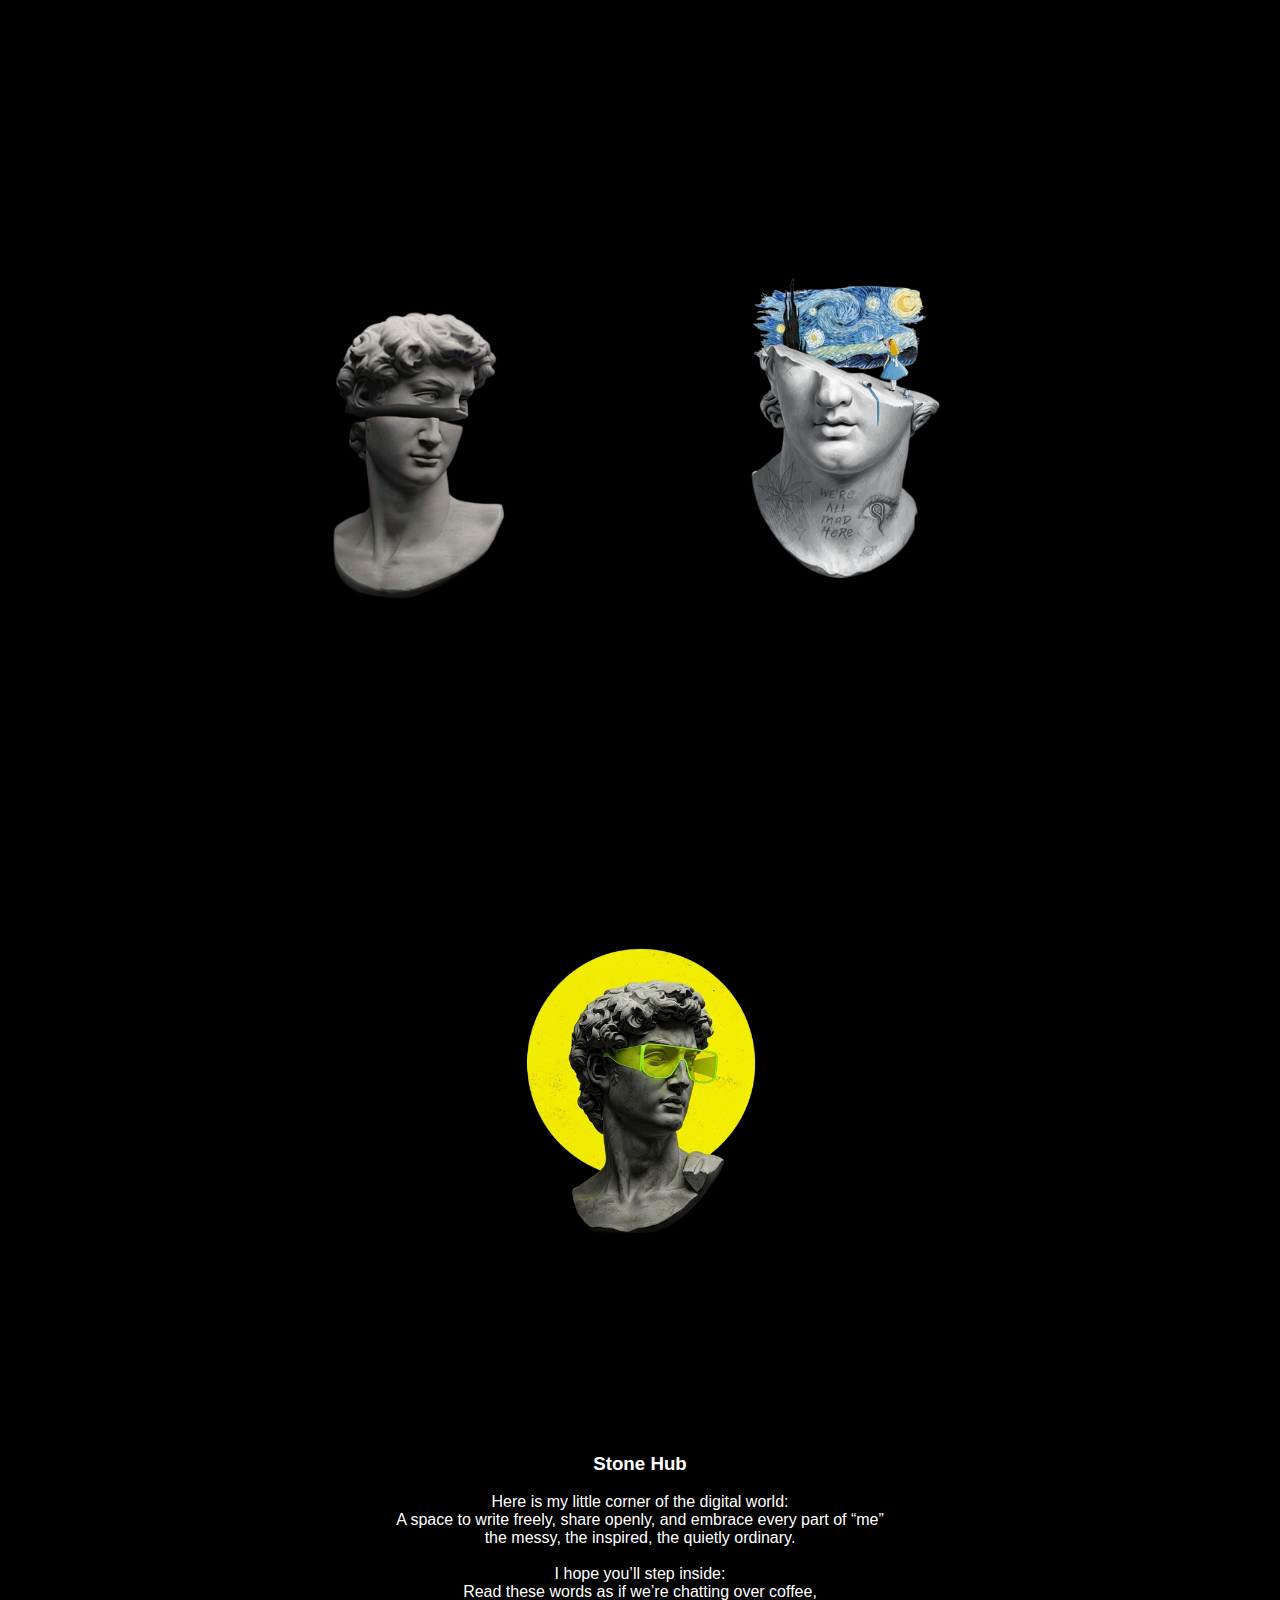
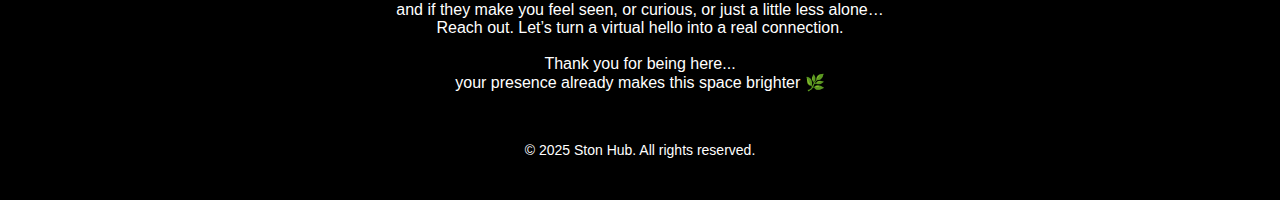
<file: index.html>
<!DOCTYPE html>
<html>
    <head>
        <meta charset="UTF-8">
        <meta name="viewport" content="width=device-width, initial-scale=1.0">
        <title>Stone Hub</title>
        <link rel="stylesheet" href="fonts/fontawesome-free-5.15.4-web/css/all.min.css">
        <link rel="stylesheet" href="style.css">
        
    </head>
    <body>

        <main>
        
            <div class="images">
                <a href="#page01" target="_blank"><img src="images/page01.png" style="scale: 0.8;"></i></a>
                <a href="#page02" target="_blank"><img src="images/page02.png" style="scale: 0.6;"></i></a>
                <a href="#page03" target="_blank"><img src="images/page03.png" style="scale: 0.6;"></i></a>
            </div>

        </main>
        <div class="intro">
            <h3>
                Stone Hub
            </h3>
            <p> 
                Here is my little corner of the digital world:<br>
                A space to write freely, share openly, and embrace every part of “me”<br>
                the messy, the inspired, the quietly ordinary.<br><br>
                I hope you’ll step inside:<br>
                Read these words as if we’re chatting over coffee,<br>
                and if they make you feel seen, or curious, or just a little less alone…<br>
                Reach out. Let’s turn a virtual hello into a real connection.<br><br>
                Thank you for being here...<br>
                your presence already makes this space brighter 🌿
            </p>
        </div>
        <footer class="copyright">
            <p>&copy; 2025 Ston Hub. All rights reserved.</p>
        </footer>



    </body>
</html>
</file>
<file: style.css>
body {
    background-color: rgb(0, 0, 0);
    color: rgb(255, 255, 255);
    text-align: center;
    font-family: Arial, sans-serif;
    padding-top: 60px;
}


.images {
    display: flex;
    flex-wrap: wrap;
    align-items: center;
    justify-content: center;
    height: auto;
    padding: 20px 0;
}

.images img {
    transition: all 0.3s ease;
    filter: brightness(1);
    transform: scale(1);
    object-fit: cover;
    max-width: 100%;
    height: auto;
    margin: 10px;
}

.images img:hover {
    filter: brightness(1.2) drop-shadow(0 0 15px rgba(255,255,255,0.9));
    transform: scale(1.1);;
}

.images img:active {
    filter: brightness(1.1) drop-shadow(0 0 15px rgba(255,255,255,0.9));
    transform: scale(1.05);
}

.copyright {
    display: flex;
    justify-content: center;
    align-items: center;
    height: auto;
    padding: 20px 0;
    font-size: 14px;
}

html {
    scroll-behavior: smooth;
}

@media (max-width: 768px) {
    body {
        padding-right: 5%;
        padding-left: 5%;
        padding-top: 60px;
    }
    
    nav {
        flex-direction: row;
        height: 60px;
        padding: 0 20px;
        position: relative;
    }
    
    .logo-title {
        display: block;
        font-size: 20px;
        margin: 0;
    }
    
    h2 {
        display: none;
    }
    
    .menu-toggle {
        display: block;
        position: absolute;
        right: 20px;
        top: 15px;
        font-size: 24px;
        cursor: pointer;
        color: #000;
    }
    
    .nav-menu {
        display: none;
        flex-direction: column;
        width: 100%;
        position: absolute;
        top: 60px;
        left: 0;
        background: #fff;
        padding: 10px 0;
        box-shadow: 0 2px 5px rgba(0,0,0,0.1);
        z-index: 1000;
    }
    
    .nav-menu.active {
        display: flex;
    }
    
    ul {
        flex-direction: column;
        width: 100%;
    }
    
    li {
        margin: 0;
        width: 100%;
    }
    
    li a {
        text-align: left;
        padding: 10px 20px;
    }
    
    .icon-list {
        padding: 0;
        margin: 20px 0;
    }
    
    .images {
        height: auto;
    }
    
    .images img {
        max-width: 90%;
    }
}
</file>
